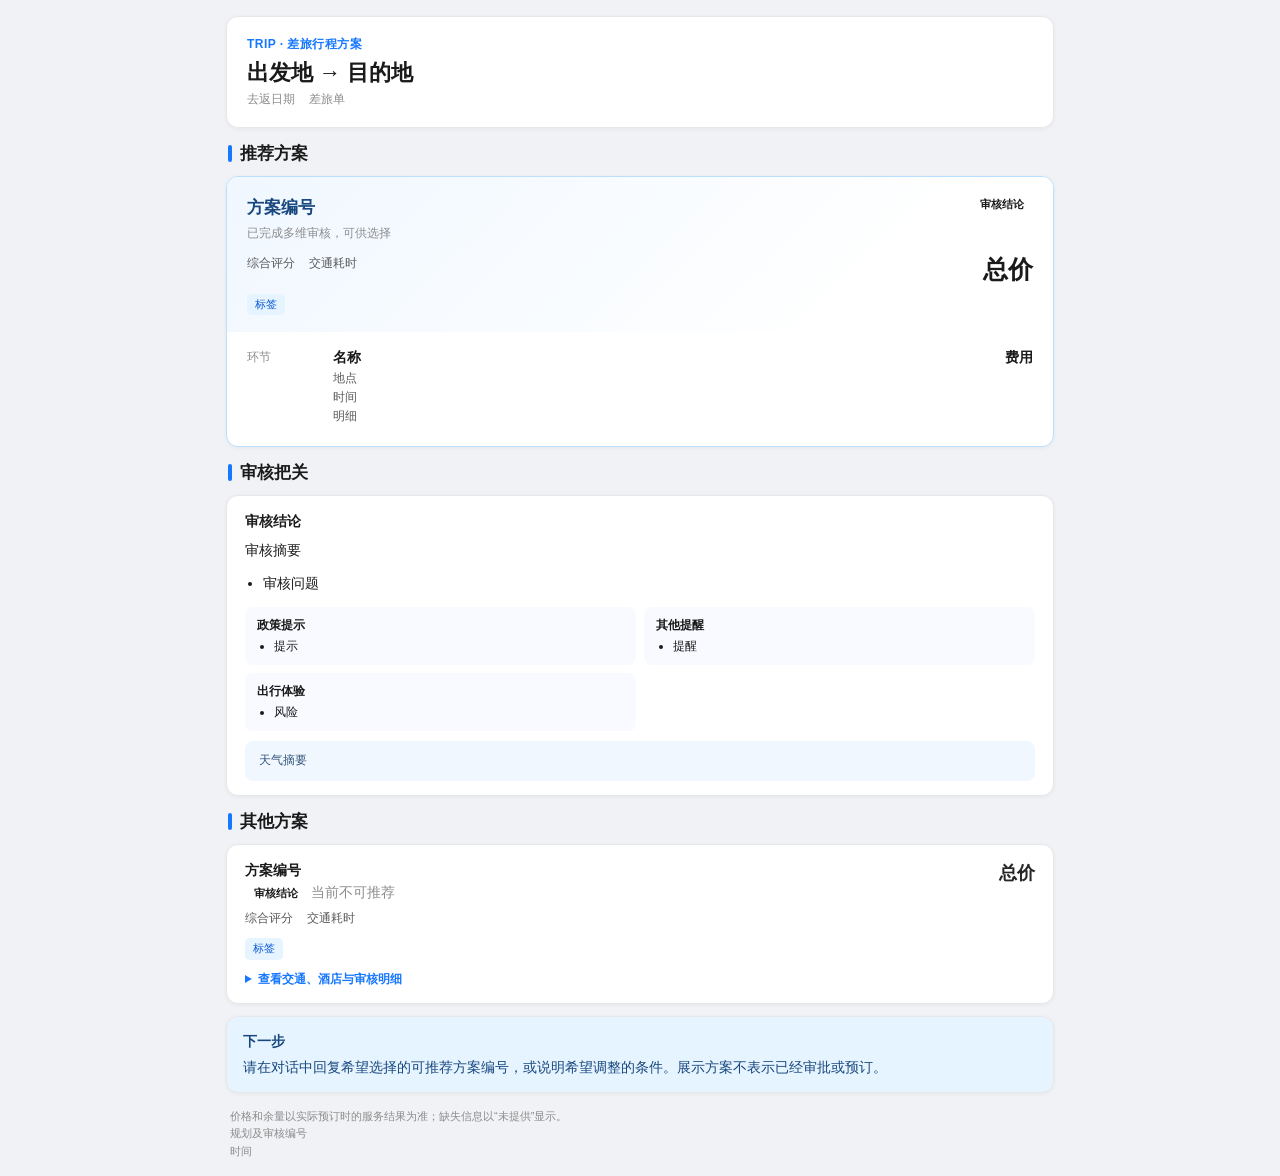
<file: fons4ai-trip-agent-service/src/main/resources/templates/itinerary/plan.html>
<!DOCTYPE html>
<html lang="zh-CN" xmlns:th="http://www.thymeleaf.org">
<head>
    <meta charset="UTF-8">
    <meta name="viewport" content="width=device-width, initial-scale=1">
    <title>差旅行程方案</title>
    <style>
        :root {
            color-scheme: light;
            --brand: #1677ff;
            --brand-soft: #e6f4ff;
            --canvas: #f0f2f5;
            --surface: #ffffff;
            --surface-soft: #f8faff;
            --border: #e8e8e8;
            --text: #1a1a1a;
            --muted: #8c8c8c;
            --pass: #389e0d;
            --pass-soft: #f6ffed;
            --warning: #ad6800;
            --warning-soft: #fff7e6;
            --blocked: #cf1322;
            --blocked-soft: #fff1f0;
        }
        * { box-sizing: border-box; }
        body {
            margin: 0;
            background: var(--canvas);
            color: var(--text);
            font: 14px/1.6 -apple-system, BlinkMacSystemFont, "PingFang SC", "Hiragino Sans GB",
                  "Microsoft YaHei", "Segoe UI", Roboto, sans-serif;
            -webkit-font-smoothing: antialiased;
        }
        .page { max-width: 860px; margin: 0 auto; padding: 16px; }
        .card {
            background: var(--surface);
            border: 1px solid var(--border);
            border-radius: 12px;
            box-shadow: 0 1px 4px rgba(0, 0, 0, .05);
        }
        .page-head { padding: 18px 20px; margin-bottom: 12px; }
        .eyebrow { color: var(--brand); font-size: 12px; font-weight: 700; letter-spacing: .04em; }
        h1, h2, h3, p { margin-top: 0; }
        h1 { margin: 5px 0 2px; font-size: 22px; line-height: 1.3; }
        h2 { font-size: 17px; margin: 0; }
        h3 { font-size: 14px; margin: 0; }
        .subtle { color: var(--muted); }
        .meta { display: flex; flex-wrap: wrap; gap: 4px 14px; font-size: 12px; color: var(--muted); }
        .section { margin-top: 12px; }
        .section-head { display: flex; align-items: center; gap: 8px; margin: 0 2px 9px; }
        .section-head::before { content: ""; width: 4px; height: 17px; border-radius: 4px; background: var(--brand); }
        .featured { border-color: #bae0ff; overflow: hidden; }
        .featured-top { padding: 17px 20px; background: linear-gradient(135deg, #f0f7ff, #fff 78%); }
        .heading-row, .summary-row { display: flex; justify-content: space-between; align-items: flex-start; gap: 12px; }
        .heading-row { margin-bottom: 10px; }
        .heading-row h2 { color: #17477e; }
        .proposal-id { color: var(--muted); font-size: 12px; }
        .amount { font-size: 25px; line-height: 1.2; font-weight: 700; color: var(--text); white-space: nowrap; }
        .amount-small { font-size: 18px; font-weight: 700; white-space: nowrap; }
        .metrics { display: flex; flex-wrap: wrap; gap: 5px 14px; color: #595959; font-size: 12px; }
        .tags { display: flex; flex-wrap: wrap; gap: 5px; margin-top: 10px; }
        .tag { padding: 2px 8px; border-radius: 5px; color: #0958d9; background: var(--brand-soft); font-size: 11px; }
        .status { display: inline-flex; align-items: center; border-radius: 20px; padding: 2px 9px; font-size: 11px; font-weight: 700; white-space: nowrap; }
        .status.pass { background: var(--pass-soft); color: var(--pass); }
        .status.warning { background: var(--warning-soft); color: var(--warning); }
        .status.blocked { background: var(--blocked-soft); color: var(--blocked); }
        .leg-list { padding: 2px 20px 8px; }
        .leg { display: grid; grid-template-columns: 76px minmax(0, 1fr) auto; gap: 10px; padding: 12px 0; border-top: 1px solid #f0f0f0; }
        .leg:first-child { border-top: none; }
        .leg-title { color: var(--muted); font-size: 12px; padding-top: 2px; }
        .leg-headline { font-weight: 600; }
        .leg-sub { color: #595959; font-size: 12px; overflow-wrap: anywhere; }
        .leg-price { font-weight: 600; white-space: nowrap; }
        .review-box { padding: 14px 18px; }
        .review-box p { margin: 6px 0 0; }
        .review-box.warning { border-left: 4px solid #faad14; }
        .review-box.pass { border-left: 4px solid #73d13d; }
        .notice-list { margin: 9px 0 0; padding-left: 18px; }
        .notice-list li { padding: 2px 0; overflow-wrap: anywhere; }
        .notice-grid { display: grid; grid-template-columns: repeat(2, minmax(0, 1fr)); gap: 8px; margin-top: 10px; }
        .notice-group { border-radius: 8px; background: var(--surface-soft); padding: 9px 12px; font-size: 12px; }
        .notice-group strong { display: block; margin-bottom: 2px; }
        .notice-group ul { margin: 0; padding-left: 17px; }
        .weather { padding: 10px 14px; border-radius: 8px; background: #f0f7ff; color: #31547a; font-size: 12px; margin-top: 10px; }
        .alternative { padding: 14px 18px; margin-top: 8px; }
        .alternative .amount-small { color: #262626; }
        .alternative .summary-row { margin-bottom: 4px; }
        .alternative details { margin-top: 10px; }
        .alternative summary { cursor: pointer; color: var(--brand); font-size: 12px; font-weight: 600; }
        .alternative .leg-list { padding: 5px 0 0; }
        .alternative .leg { grid-template-columns: 64px minmax(0, 1fr) auto; }
        .alternative.blocked { border-color: #ffccc7; }
        .next-step { padding: 13px 16px; background: var(--brand-soft); color: #17477e; }
        .next-step p { margin: 4px 0 0; }
        .page-foot { margin: 15px 4px 0; font-size: 11px; color: var(--muted); overflow-wrap: anywhere; }
        @media (max-width: 640px) {
            .page { padding: 8px; }
            .page-head, .featured-top { padding: 14px; }
            h1 { font-size: 19px; }
            .leg-list { padding: 2px 14px 8px; }
            .leg, .alternative .leg { grid-template-columns: 1fr auto; gap: 2px 8px; }
            .leg-title { grid-column: 1 / -1; }
            .leg-price { grid-column: 2; grid-row: 2; }
            .leg-headline, .leg-sub { padding-right: 4px; }
            .notice-grid { grid-template-columns: 1fr; }
            .heading-row, .summary-row { flex-wrap: wrap; }
        }
    </style>
</head>
<body>
<main class="page">
    <header class="card page-head">
        <div class="eyebrow">TRIP · 差旅行程方案</div>
        <h1 th:text="${page.route()}">出发地 → 目的地</h1>
        <div class="meta">
            <span th:text="${page.dateRange()}">去返日期</span>
            <span th:if="${page.travelOrderId() != null}" th:text="${'差旅单 ' + page.travelOrderId()}">差旅单</span>
        </div>
    </header>

    <section class="section" aria-labelledby="recommend-title">
        <div class="section-head"><h2 id="recommend-title">推荐方案</h2></div>
        <article class="card featured">
            <div class="featured-top">
                <div class="heading-row">
                    <div>
                        <h2 th:text="${'方案 ' + page.recommended().proposalId()}">方案编号</h2>
                        <span class="proposal-id">已完成多维审核，可供选择</span>
                    </div>
                    <span class="status" th:classappend="${page.recommended().verdictStyle()}"
                          th:text="${page.recommended().verdictLabel()}">审核结论</span>
                </div>
                <div class="summary-row">
                    <div class="metrics">
                        <span th:text="${'综合评分 ' + page.recommended().overallScore()}">综合评分</span>
                        <span th:text="${'交通耗时 ' + page.recommended().transitDuration()}">交通耗时</span>
                    </div>
                    <strong class="amount" th:text="${page.recommended().totalPrice()}">总价</strong>
                </div>
                <div class="tags" th:if="${not #lists.isEmpty(page.recommended().tags())}">
                    <span class="tag" th:each="tag : ${page.recommended().tags()}" th:text="${tag}">标签</span>
                </div>
            </div>
            <div class="leg-list">
                <div class="leg" th:each="item : ${page.recommended().travelItems()}">
                    <div class="leg-title" th:text="${item.title()}">环节</div>
                    <div>
                        <div class="leg-headline" th:text="${item.headline()}">名称</div>
                        <div class="leg-sub" th:text="${item.location()}">地点</div>
                        <div class="leg-sub" th:text="${item.schedule()}">时间</div>
                        <div class="leg-sub" th:text="${item.details()}">明细</div>
                    </div>
                    <div class="leg-price" th:text="${item.price()}">费用</div>
                </div>
            </div>
        </article>
    </section>

    <section class="section" aria-labelledby="review-title">
        <div class="section-head"><h2 id="review-title">审核把关</h2></div>
        <div class="card review-box" th:classappend="${page.recommended().verdictStyle()}">
            <strong th:text="${'推荐方案：' + page.recommended().verdictLabel()}">审核结论</strong>
            <p th:text="${page.reviewSummary()}">审核摘要</p>
            <ul class="notice-list" th:if="${not #lists.isEmpty(page.recommended().reviewIssues())}">
                <li th:each="issue : ${page.recommended().reviewIssues()}" th:text="${issue}">审核问题</li>
            </ul>
            <div class="notice-grid" th:if="${not #lists.isEmpty(page.recommended().policyViolations())
                    or not #lists.isEmpty(page.recommended().warnings())
                    or not #lists.isEmpty(page.recommended().experienceFlags())}">
                <div class="notice-group" th:if="${not #lists.isEmpty(page.recommended().policyViolations())}">
                    <strong>政策提示</strong>
                    <ul><li th:each="note : ${page.recommended().policyViolations()}" th:text="${note}">提示</li></ul>
                </div>
                <div class="notice-group" th:if="${not #lists.isEmpty(page.recommended().warnings())}">
                    <strong>其他提醒</strong>
                    <ul><li th:each="note : ${page.recommended().warnings()}" th:text="${note}">提醒</li></ul>
                </div>
                <div class="notice-group" th:if="${not #lists.isEmpty(page.recommended().experienceFlags())}">
                    <strong>出行体验</strong>
                    <ul><li th:each="note : ${page.recommended().experienceFlags()}" th:text="${note}">风险</li></ul>
                </div>
            </div>
            <div class="weather" th:if="${page.weatherSummary() != null}"
                 th:text="${'规划时参考的天气：' + page.weatherSummary()}">天气摘要</div>
        </div>
    </section>

    <section class="section" th:if="${not #lists.isEmpty(page.alternatives())}" aria-labelledby="alternatives-title">
        <div class="section-head"><h2 id="alternatives-title">其他方案</h2></div>
        <article class="card alternative" th:each="proposal : ${page.alternatives()}"
                 th:classappend="${proposal.verdictStyle()}">
            <div class="summary-row">
                <div>
                    <h3 th:text="${'方案 ' + proposal.proposalId()}">方案编号</h3>
                    <span class="status" th:classappend="${proposal.verdictStyle()}"
                          th:text="${proposal.verdictLabel()}">审核结论</span>
                    <span class="subtle" th:if="${not proposal.eligibleForRecommendation()}">当前不可推荐</span>
                </div>
                <strong class="amount-small" th:text="${proposal.totalPrice()}">总价</strong>
            </div>
            <div class="metrics">
                <span th:text="${'综合评分 ' + proposal.overallScore()}">综合评分</span>
                <span th:text="${'交通耗时 ' + proposal.transitDuration()}">交通耗时</span>
            </div>
            <div class="tags" th:if="${not #lists.isEmpty(proposal.tags())}">
                <span class="tag" th:each="tag : ${proposal.tags()}" th:text="${tag}">标签</span>
            </div>
            <details>
                <summary>查看交通、酒店与审核明细</summary>
                <div class="leg-list">
                    <div class="leg" th:each="item : ${proposal.travelItems()}">
                        <div class="leg-title" th:text="${item.title()}">环节</div>
                        <div>
                            <div class="leg-headline" th:text="${item.headline()}">名称</div>
                            <div class="leg-sub" th:text="${item.location()}">地点</div>
                            <div class="leg-sub" th:text="${item.schedule()}">时间</div>
                            <div class="leg-sub" th:text="${item.details()}">明细</div>
                        </div>
                        <div class="leg-price" th:text="${item.price()}">费用</div>
                    </div>
                </div>
                <ul class="notice-list" th:if="${not #lists.isEmpty(proposal.reviewIssues())}">
                    <li th:each="issue : ${proposal.reviewIssues()}" th:text="${issue}">审核问题</li>
                </ul>
            </details>
        </article>
    </section>

    <section class="section card next-step">
        <strong>下一步</strong>
        <p>请在对话中回复希望选择的可推荐方案编号，或说明希望调整的条件。展示方案不表示已经审批或预订。</p>
    </section>

    <footer class="page-foot">
        <div>价格和余量以实际预订时的服务结果为准；缺失信息以“未提供”显示。</div>
        <div th:text="${'规划编号 ' + page.planId() + ' · 审核编号 ' + page.reviewId()}">规划及审核编号</div>
        <div th:text="${'规划时间 ' + page.generatedAt() + ' · 审核时间 ' + page.reviewedAt()}">时间</div>
    </footer>
</main>
</body>
</html>
</file>
